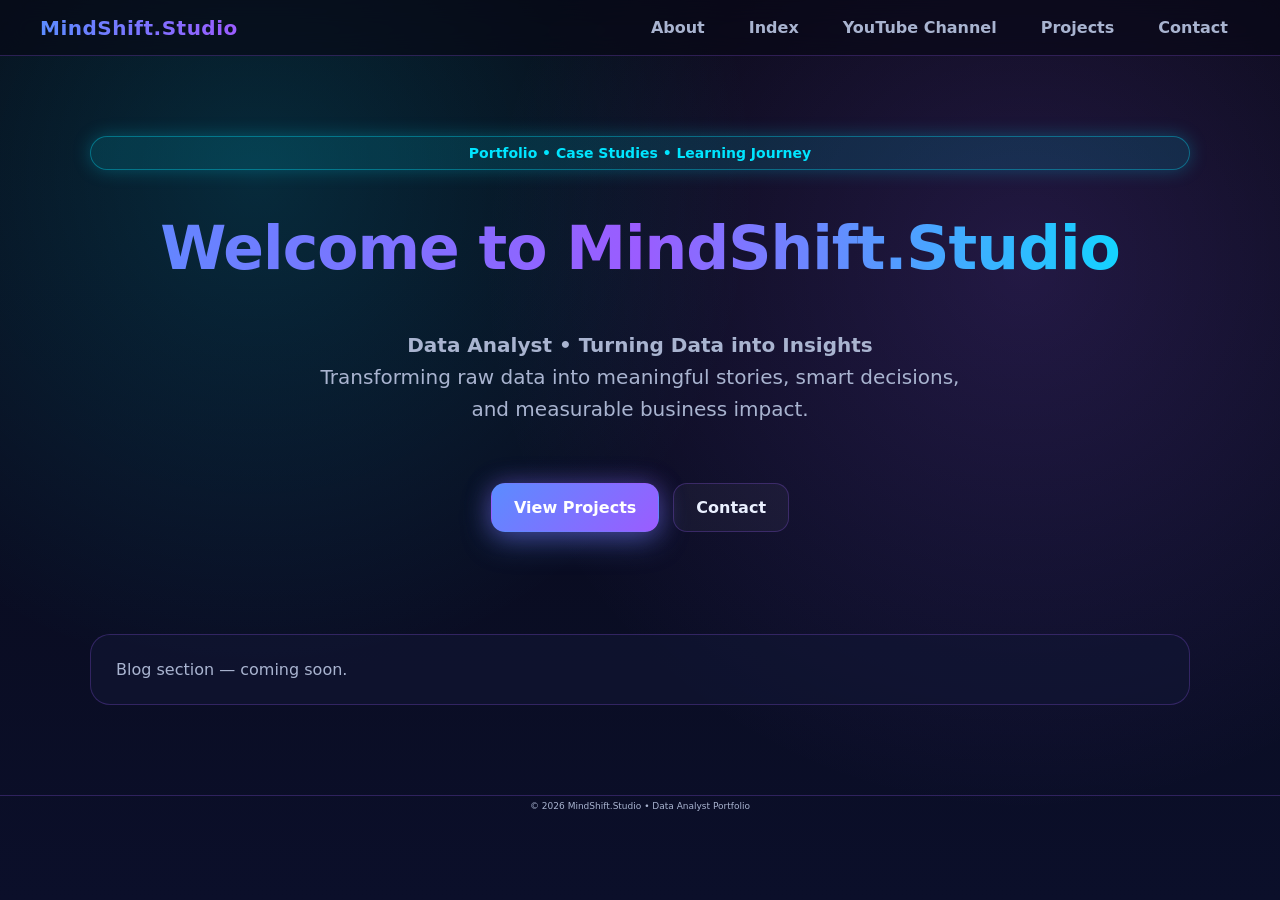
<file: index.html>
<!DOCTYPE html>
<html lang="en">
<head>
  <meta charset="UTF-8" />
  <meta name="viewport" content="width=device-width, initial-scale=1.0" />
  <title>MindShift.Studio | Data Analyst</title>
  <link rel="stylesheet" href="style.css"/>
</head>

<body>

<!-- NAV -->
<nav>
  <div class="container nav-inner">
    <div class="brand">MindShift.Studio</div>
    <div class="nav-links">
      <a href="about">About</a>
      <a href="content_index.html">Index</a>
      <a href="youtube.html">YouTube Channel</a>
      <a href="projects">Projects</a>
      <a href="#contact">Contact</a>
    </div>
  </div>
</nav>

<!-- HERO -->
<header>
  <div class="container hero">

    <div class="kicker">
      Portfolio • Case Studies • Learning Journey
    </div>

    <h1 class="gradient-text">
      Welcome to MindShift.Studio
    </h1>

    <p class="subtitle">
      <strong>Data Analyst • Turning Data into Insights</strong><br>
      Transforming raw data into meaningful stories, smart decisions,
      and measurable business impact.
    </p>

    <div class="cta-row">
      <a class="btn btn-primary" href="#projects">View Projects</a>
      <a class="btn btn-ghost" href="#contact">Contact</a>
    </div>

  </div>
</header>

<!-- Placeholder sections-->
<main class="container">
  <section id="Blog" class="placeholder">
    Blog section — coming soon.
  </section>

</main>

<footer>
  © 2026 MindShift.Studio • Data Analyst Portfolio
</footer>

</body>
</html>
</file>
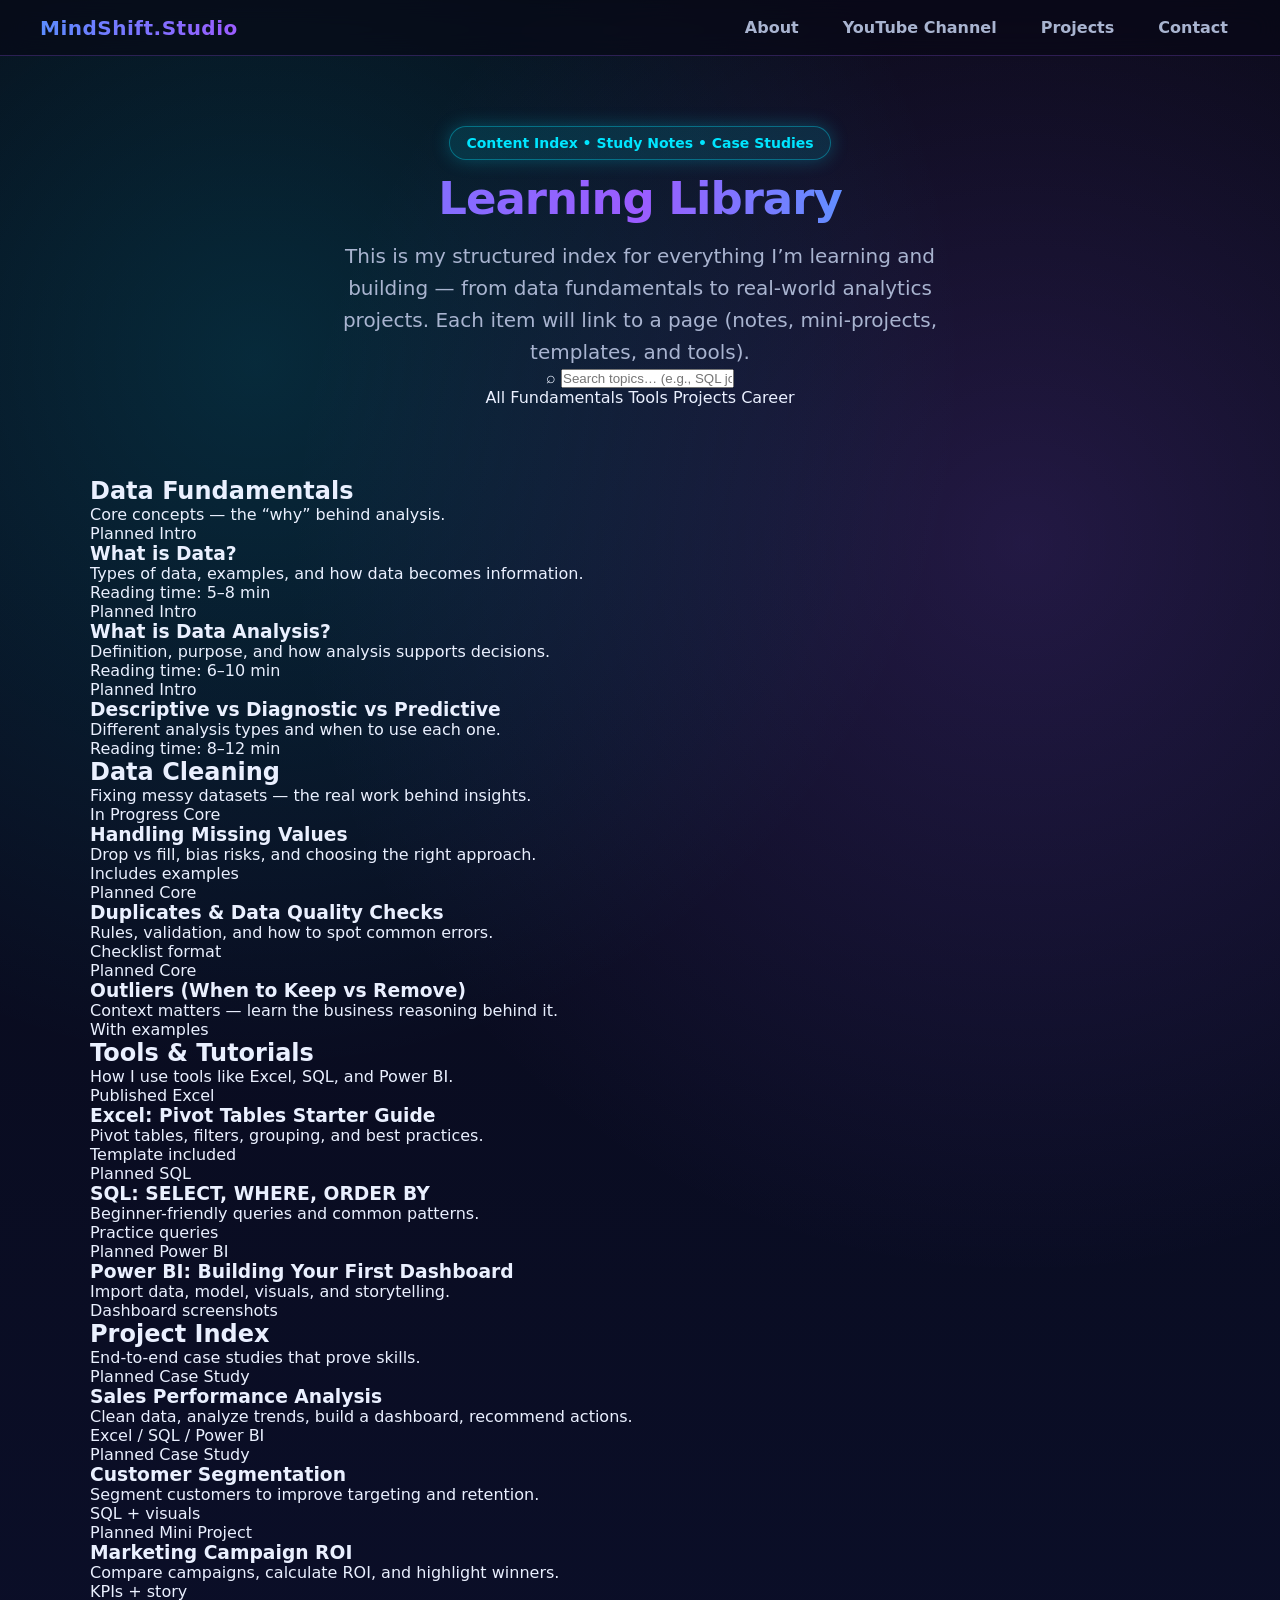
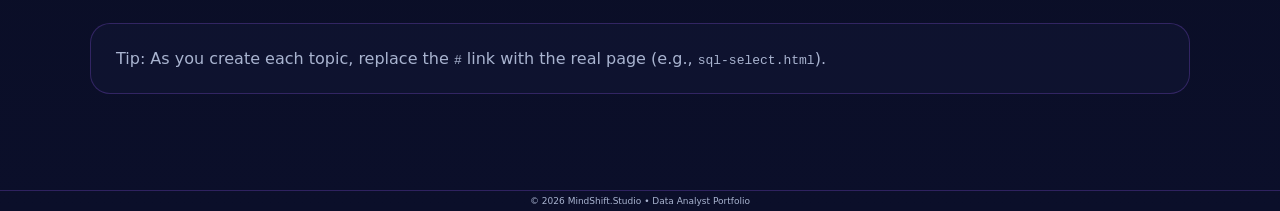
<file: content_Index.html>
<!DOCTYPE html>
<html lang="en">
<head>
  <meta charset="UTF-8" />
  <meta name="viewport" content="width=device-width, initial-scale=1.0" />
  <title>Content Index | MindShift.Studio</title>
  <link rel="stylesheet" href="indexstyle.css" />
</head>
<body>

  <!-- NAV (same structure as your landing page) -->
  <nav>
    <div class="container nav-inner">
      <a class="brand" href="index.html">MindShift.Studio</a>

      <div class="nav-links">
        <a href="about.html">About</a>
        <a href="youtube.html">YouTube Channel</a>
        <a href="projects.html">Projects</a>
        <a href="contact.html">Contact</a>
      </div>
    </div>
  </nav>

  <!-- PAGE HERO -->
  <header>
    <div class="container hero">
      <div>
        <span class="kicker">Content Index • Study Notes • Case Studies</span>
        <h1 class="gradient-text">Learning Library</h1>
        <p class="subtitle">
          This is my structured index for everything I’m learning and building — from data fundamentals to real-world analytics projects.
          Each item will link to a page (notes, mini-projects, templates, and tools).
        </p>

        <div class="index-tools">
          <div class="search">
            <span class="search-icon">⌕</span>
            <input type="text" placeholder="Search topics… (e.g., SQL joins, data cleaning, dashboards)" />
          </div>

          <div class="filters">
            <span class="chip is-active">All</span>
            <span class="chip">Fundamentals</span>
            <span class="chip">Tools</span>
            <span class="chip">Projects</span>
            <span class="chip">Career</span>
          </div>
        </div>
      </div>
    </div>
  </header>

  <!-- CONTENT -->
  <main class="container">

    <!-- SECTION: Data Fundamentals -->
    <section class="index-section">
      <div class="section-head">
        <h2>Data Fundamentals</h2>
        <p class="section-sub">Core concepts — the “why” behind analysis.</p>
      </div>

      <div class="index-grid">
        <a class="index-card" href="#">
          <div class="card-top">
            <span class="badge">Planned</span>
            <span class="level">Intro</span>
          </div>
          <h3>What is Data?</h3>
          <p>Types of data, examples, and how data becomes information.</p>
          <div class="meta">Reading time: 5–8 min</div>
        </a>

        <a class="index-card" href="#">
          <div class="card-top">
            <span class="badge">Planned</span>
            <span class="level">Intro</span>
          </div>
          <h3>What is Data Analysis?</h3>
          <p>Definition, purpose, and how analysis supports decisions.</p>
          <div class="meta">Reading time: 6–10 min</div>
        </a>

        <a class="index-card" href="#">
          <div class="card-top">
            <span class="badge">Planned</span>
            <span class="level">Intro</span>
          </div>
          <h3>Descriptive vs Diagnostic vs Predictive</h3>
          <p>Different analysis types and when to use each one.</p>
          <div class="meta">Reading time: 8–12 min</div>
        </a>
      </div>
    </section>

    <!-- SECTION: Data Cleaning -->
    <section class="index-section">
      <div class="section-head">
        <h2>Data Cleaning</h2>
        <p class="section-sub">Fixing messy datasets — the real work behind insights.</p>
      </div>

      <div class="index-grid">
        <a class="index-card" href="#">
          <div class="card-top">
            <span class="badge in-progress">In Progress</span>
            <span class="level">Core</span>
          </div>
          <h3>Handling Missing Values</h3>
          <p>Drop vs fill, bias risks, and choosing the right approach.</p>
          <div class="meta">Includes examples</div>
        </a>

        <a class="index-card" href="#">
          <div class="card-top">
            <span class="badge">Planned</span>
            <span class="level">Core</span>
          </div>
          <h3>Duplicates & Data Quality Checks</h3>
          <p>Rules, validation, and how to spot common errors.</p>
          <div class="meta">Checklist format</div>
        </a>

        <a class="index-card" href="#">
          <div class="card-top">
            <span class="badge">Planned</span>
            <span class="level">Core</span>
          </div>
          <h3>Outliers (When to Keep vs Remove)</h3>
          <p>Context matters — learn the business reasoning behind it.</p>
          <div class="meta">With examples</div>
        </a>
      </div>
    </section>

    <!-- SECTION: Tools -->
    <section class="index-section">
      <div class="section-head">
        <h2>Tools & Tutorials</h2>
        <p class="section-sub">How I use tools like Excel, SQL, and Power BI.</p>
      </div>

      <div class="index-grid">
        <a class="index-card" href="#">
          <div class="card-top">
            <span class="badge published">Published</span>
            <span class="level">Excel</span>
          </div>
          <h3>Excel: Pivot Tables Starter Guide</h3>
          <p>Pivot tables, filters, grouping, and best practices.</p>
          <div class="meta">Template included</div>
        </a>

        <a class="index-card" href="#">
          <div class="card-top">
            <span class="badge">Planned</span>
            <span class="level">SQL</span>
          </div>
          <h3>SQL: SELECT, WHERE, ORDER BY</h3>
          <p>Beginner-friendly queries and common patterns.</p>
          <div class="meta">Practice queries</div>
        </a>

        <a class="index-card" href="#">
          <div class="card-top">
            <span class="badge">Planned</span>
            <span class="level">Power BI</span>
          </div>
          <h3>Power BI: Building Your First Dashboard</h3>
          <p>Import data, model, visuals, and storytelling.</p>
          <div class="meta">Dashboard screenshots</div>
        </a>
      </div>
    </section>

    <!-- SECTION: Projects -->
    <section class="index-section">
      <div class="section-head">
        <h2>Project Index</h2>
        <p class="section-sub">End-to-end case studies that prove skills.</p>
      </div>

      <div class="index-grid">
        <a class="index-card" href="#">
          <div class="card-top">
            <span class="badge">Planned</span>
            <span class="level">Case Study</span>
          </div>
          <h3>Sales Performance Analysis</h3>
          <p>Clean data, analyze trends, build a dashboard, recommend actions.</p>
          <div class="meta">Excel / SQL / Power BI</div>
        </a>

        <a class="index-card" href="#">
          <div class="card-top">
            <span class="badge">Planned</span>
            <span class="level">Case Study</span>
          </div>
          <h3>Customer Segmentation</h3>
          <p>Segment customers to improve targeting and retention.</p>
          <div class="meta">SQL + visuals</div>
        </a>

        <a class="index-card" href="#">
          <div class="card-top">
            <span class="badge">Planned</span>
            <span class="level">Mini Project</span>
          </div>
          <h3>Marketing Campaign ROI</h3>
          <p>Compare campaigns, calculate ROI, and highlight winners.</p>
          <div class="meta">KPIs + story</div>
        </a>
      </div>
    </section>

    <div class="placeholder">
      Tip: As you create each topic, replace the <code>#</code> link with the real page (e.g., <code>sql-select.html</code>).
    </div>

  </main>

  <footer>
    <div class="container">© 2026 MindShift.Studio • Data Analyst Portfolio</div>
  </footer>

</body>
</html>
</file>
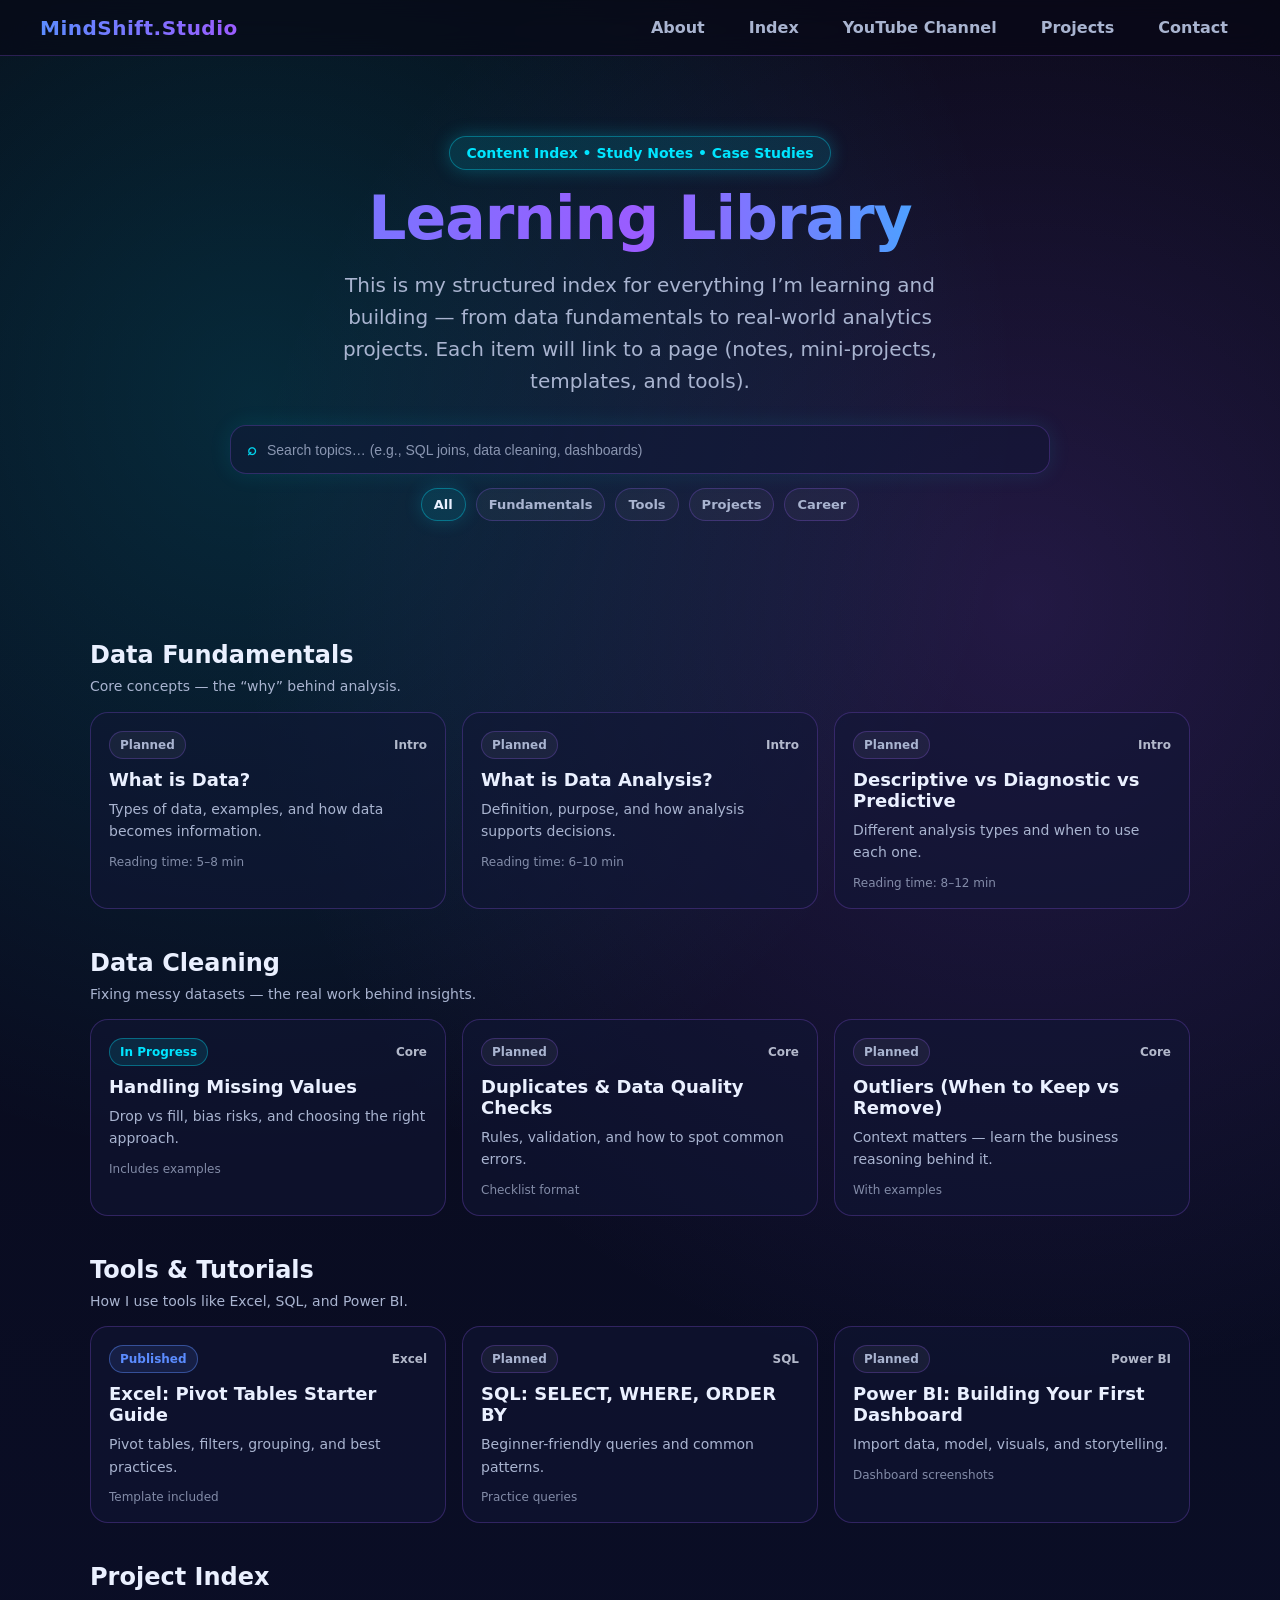
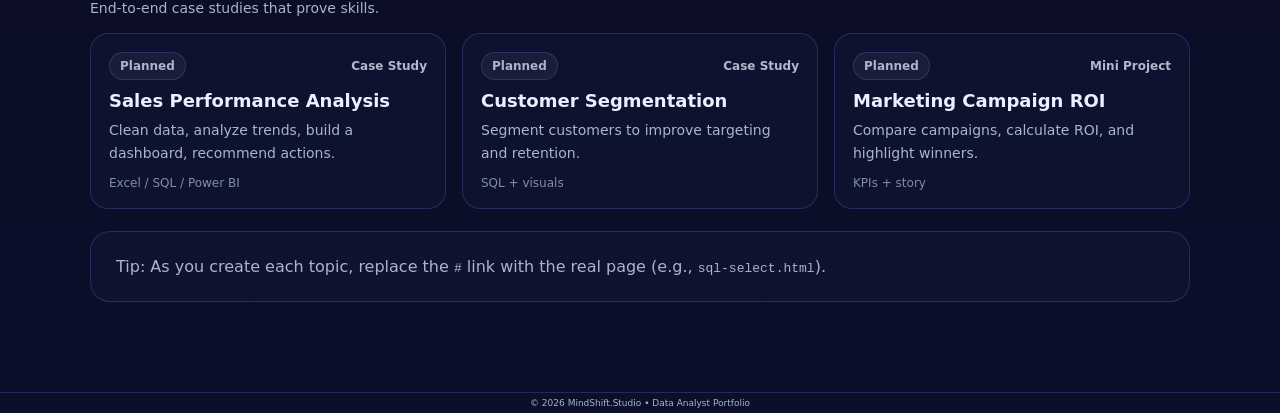
<file: content_index.html>
<!DOCTYPE html>
<html lang="en">
<head>
  <meta charset="UTF-8" />
  <meta name="viewport" content="width=device-width, initial-scale=1.0" />
  <title>Content Index | MindShift.Studio</title>
  <link rel="stylesheet" href="style.css" />
</head>
<body>

  <!-- NAV (same structure as your landing page) -->
  <nav>
    <div class="container nav-inner">
      <a class="brand" href="index.html">MindShift.Studio</a>

      <div class="nav-links">
        <a href="about.html">About</a>
        <a href="content_index.html">Index</a>
        <a href="youtube.html">YouTube Channel</a>
        <a href="projects.html">Projects</a>
        <a href="contact.html">Contact</a>
      </div>
    </div>
  </nav>

  <!-- PAGE HERO -->
  <header>
    <div class="container hero">
      <div>
        <span class="kicker">Content Index • Study Notes • Case Studies</span>
        <h1 class="gradient-text">Learning Library</h1>
        <p class="subtitle">
          This is my structured index for everything I’m learning and building — from data fundamentals to real-world analytics projects.
          Each item will link to a page (notes, mini-projects, templates, and tools).
        </p>

        <div class="index-tools">
          <div class="search">
            <span class="search-icon">⌕</span>
            <input type="text" placeholder="Search topics… (e.g., SQL joins, data cleaning, dashboards)" />
          </div>

          <div class="filters">
            <span class="chip is-active">All</span>
            <span class="chip">Fundamentals</span>
            <span class="chip">Tools</span>
            <span class="chip">Projects</span>
            <span class="chip">Career</span>
          </div>
        </div>
      </div>
    </div>
  </header>

  <!-- CONTENT -->
  <main class="container">

    <!-- SECTION: Data Fundamentals -->
    <section class="index-section">
      <div class="section-head">
        <h2>Data Fundamentals</h2>
        <p class="section-sub">Core concepts — the “why” behind analysis.</p>
      </div>

      <div class="index-grid">
        <a class="index-card" href="#">
          <div class="card-top">
            <span class="badge">Planned</span>
            <span class="level">Intro</span>
          </div>
          <h3>What is Data?</h3>
          <p>Types of data, examples, and how data becomes information.</p>
          <div class="meta">Reading time: 5–8 min</div>
        </a>

        <a class="index-card" href="#">
          <div class="card-top">
            <span class="badge">Planned</span>
            <span class="level">Intro</span>
          </div>
          <h3>What is Data Analysis?</h3>
          <p>Definition, purpose, and how analysis supports decisions.</p>
          <div class="meta">Reading time: 6–10 min</div>
        </a>

        <a class="index-card" href="#">
          <div class="card-top">
            <span class="badge">Planned</span>
            <span class="level">Intro</span>
          </div>
          <h3>Descriptive vs Diagnostic vs Predictive</h3>
          <p>Different analysis types and when to use each one.</p>
          <div class="meta">Reading time: 8–12 min</div>
        </a>
      </div>
    </section>

    <!-- SECTION: Data Cleaning -->
    <section class="index-section">
      <div class="section-head">
        <h2>Data Cleaning</h2>
        <p class="section-sub">Fixing messy datasets — the real work behind insights.</p>
      </div>

      <div class="index-grid">
        <a class="index-card" href="#">
          <div class="card-top">
            <span class="badge in-progress">In Progress</span>
            <span class="level">Core</span>
          </div>
          <h3>Handling Missing Values</h3>
          <p>Drop vs fill, bias risks, and choosing the right approach.</p>
          <div class="meta">Includes examples</div>
        </a>

        <a class="index-card" href="#">
          <div class="card-top">
            <span class="badge">Planned</span>
            <span class="level">Core</span>
          </div>
          <h3>Duplicates & Data Quality Checks</h3>
          <p>Rules, validation, and how to spot common errors.</p>
          <div class="meta">Checklist format</div>
        </a>

        <a class="index-card" href="#">
          <div class="card-top">
            <span class="badge">Planned</span>
            <span class="level">Core</span>
          </div>
          <h3>Outliers (When to Keep vs Remove)</h3>
          <p>Context matters — learn the business reasoning behind it.</p>
          <div class="meta">With examples</div>
        </a>
      </div>
    </section>

    <!-- SECTION: Tools -->
    <section class="index-section">
      <div class="section-head">
        <h2>Tools & Tutorials</h2>
        <p class="section-sub">How I use tools like Excel, SQL, and Power BI.</p>
      </div>

      <div class="index-grid">
        <a class="index-card" href="#">
          <div class="card-top">
            <span class="badge published">Published</span>
            <span class="level">Excel</span>
          </div>
          <h3>Excel: Pivot Tables Starter Guide</h3>
          <p>Pivot tables, filters, grouping, and best practices.</p>
          <div class="meta">Template included</div>
        </a>

        <a class="index-card" href="#">
          <div class="card-top">
            <span class="badge">Planned</span>
            <span class="level">SQL</span>
          </div>
          <h3>SQL: SELECT, WHERE, ORDER BY</h3>
          <p>Beginner-friendly queries and common patterns.</p>
          <div class="meta">Practice queries</div>
        </a>

        <a class="index-card" href="#">
          <div class="card-top">
            <span class="badge">Planned</span>
            <span class="level">Power BI</span>
          </div>
          <h3>Power BI: Building Your First Dashboard</h3>
          <p>Import data, model, visuals, and storytelling.</p>
          <div class="meta">Dashboard screenshots</div>
        </a>
      </div>
    </section>

    <!-- SECTION: Projects -->
    <section class="index-section">
      <div class="section-head">
        <h2>Project Index</h2>
        <p class="section-sub">End-to-end case studies that prove skills.</p>
      </div>

      <div class="index-grid">
        <a class="index-card" href="#">
          <div class="card-top">
            <span class="badge">Planned</span>
            <span class="level">Case Study</span>
          </div>
          <h3>Sales Performance Analysis</h3>
          <p>Clean data, analyze trends, build a dashboard, recommend actions.</p>
          <div class="meta">Excel / SQL / Power BI</div>
        </a>

        <a class="index-card" href="#">
          <div class="card-top">
            <span class="badge">Planned</span>
            <span class="level">Case Study</span>
          </div>
          <h3>Customer Segmentation</h3>
          <p>Segment customers to improve targeting and retention.</p>
          <div class="meta">SQL + visuals</div>
        </a>

        <a class="index-card" href="#">
          <div class="card-top">
            <span class="badge">Planned</span>
            <span class="level">Mini Project</span>
          </div>
          <h3>Marketing Campaign ROI</h3>
          <p>Compare campaigns, calculate ROI, and highlight winners.</p>
          <div class="meta">KPIs + story</div>
        </a>
      </div>
    </section>

    <div class="placeholder">
      Tip: As you create each topic, replace the <code>#</code> link with the real page (e.g., <code>sql-select.html</code>).
    </div>

  </main>

  <footer>
    <div class="container">© 2026 MindShift.Studio • Data Analyst Portfolio</div>
  </footer>

</body>
</html>
</file>
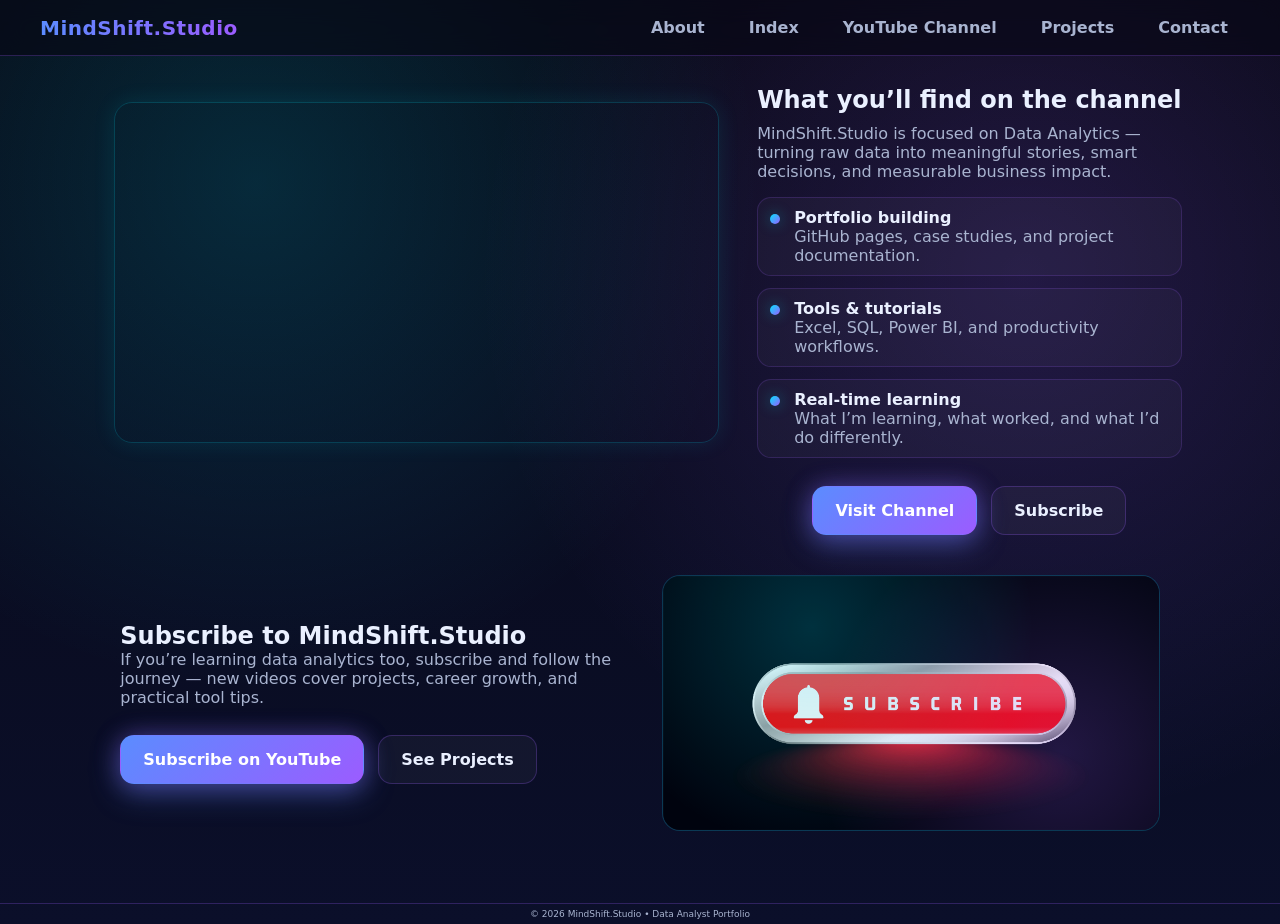
<file: youtube.html>
<!DOCTYPE html>
<html lang="en">
<head>
  <meta charset="UTF-8" />
  <meta name="viewport" content="width=device-width, initial-scale=1.0" />
  <title>YouTube Channel | MindShift.Studio</title>
  <link rel="stylesheet" href="ytstyle.css" />
</head>
<body>

  <!-- NAV -->
  <nav>
    <div class="container nav-inner">
      <a class="brand" href="index.html">MindShift.Studio</a>

      <div class="nav-links">
        <a href="about.html">About</a>
        <a href="content_index.html">Index</a>
        <a href="youtube.html" aria-current="page">YouTube Channel</a>
        <a href="projects.html">Projects</a>
        <a href="contact.html">Contact</a>
      </div>
    </div>
  </nav>

  <!-- HERO -->
  <header>
    <div class="container hero">
      <!--<div>
        <span class="kicker">MindShift.Studio • Real-time Learning</span>
        <h1 class="gradient-text">YouTube Channel</h1>
        <!-- Don't need this paragraph for now--------
        <p class="subtitle">
          I document my real-time journey into data analytics — tools, projects, portfolio building,
          and lessons learned along the way.
        </p>

        <div class="cta-row">
          <!-- Replace CHANNEL_URL with your channel link --
          <a class="btn btn-primary" href="https://www.youtube.com/@Mind.Shift.Studio" target="_blank" rel="noopener">Visit Channel</a>
          <a class="btn btn-ghost" href="#subscribe">Subscribe</a>
        </div>  
        
      </div>-->
    <!-- </div>
  </header> -->

  <main class="container">

    <!-- EMBED + DESCRIPTION -->
    <section class="yt-grid">
      <div class="yt-embed card">
        <!-- Option A: Embed a featured video (recommended / most reliable) -->
        <!-- Replace VIDEO_ID with your video id -->
        <div class="yt-frame">
          <iframe
            src="https://www.youtube.com/embed/L82T2xyY_j8"
            title="MindShift.Studio Featured Video"
            frameborder="0"
            allow="accelerometer; autoplay; clipboard-write; encrypted-media; gyroscope; picture-in-picture; web-share"
            allowfullscreen>
          </iframe>
        </div>

        <div class="yt-embed-meta">
         <div class="meta-row">
           <!-- <span class="badge published">Featured</span>
           <span class="level">MindShift.Studio</span> -->
           </div>
          <!--  <h3>Latest upload / Featured video</h3>
          <p class="muted">
            Replace the video embed with your newest upload anytime. This keeps the page fast and clean.
          </p> -->
        </div>
      </div>

      <div class="yt-about card">
        <h2>What you’ll find on the channel</h2>
        <p class="muted">
          MindShift.Studio is focused on Data Analytics — turning raw data into meaningful stories, smart decisions,
          and measurable business impact.
        </p>

        <div class="yt-list">
          <div class="yt-item">
            <span class="dot"></span>
            <div>
              <strong>Portfolio building</strong>
              <div class="muted">GitHub pages, case studies, and project documentation.</div>
            </div>
          </div>

          <div class="yt-item">
            <span class="dot"></span>
            <div>
              <strong>Tools & tutorials</strong>
              <div class="muted">Excel, SQL, Power BI, and productivity workflows.</div>
            </div>
          </div>

          <div class="yt-item">
            <span class="dot"></span>
            <div>
              <strong>Real-time learning</strong>
              <div class="muted">What I’m learning, what worked, and what I’d do differently.</div>
            </div>
          </div>
        </div>

        <!-- Replace with your channel URL --
        <a class="btn btn-primary" href="https://www.youtube.com/@Mind.Shift.Studio" target="_blank" rel="noopener">Open Channel</a>-->
      
      <div class="cta-row">
          <!-- Replace CHANNEL_URL with your channel link -->
          <a class="btn btn-primary" href="https://www.youtube.com/@Mind.Shift.Studio" target="_blank" rel="noopener">Visit Channel</a>
          <a class="btn btn-ghost" href="#subscribe">Subscribe</a>
        </div>
        
      </div>
    </section>

    <!-- SUBSCRIBE CTA -->
    <section id="subscribe" class="subscribe card">
      <div class="subscribe-text">
        <h2>Subscribe to MindShift.Studio</h2>
        <p class="muted">
          If you’re learning data analytics too, subscribe and follow the journey — new videos cover projects,
          career growth, and practical tool tips.
        </p>

        <div class="cta-row cta-left">
          <a class="btn btn-primary" href="https://www.youtube.com/@Mind.Shift.Studio?sub_confirmation=1" target="_blank" rel="noopener">
            Subscribe on YouTube
          </a>
          <a class="btn btn-ghost" href="projects.html">See Projects</a>
        </div>
      </div>

      <!-- Visual image area -->
      <div class="subscribe-visual">
        <!-- Replace src with your own “Subscribe” graphic -->
        <img src="subimage.jpg" alt="Subscribe to MindShift.Studio" />
        <div class="visual-glow"></div>
      </div>
    </section>

   <!-- <div class="placeholder">
      Tip: Add your YouTube link in <code>CHANNEL_URL</code> and your latest video ID in <code>VIDEO_ID</code>.
    </div> -->

  </main>
</div>
  </header> 
  
  <footer>
    <div class="container">© 2026 MindShift.Studio • Data Analyst Portfolio</div>
  </footer>

</body>
</html>
</file>
<file: style.css>
:root{
  /* 🚀 Vibrant Futuristic Palette */
  --bg: #070814;
  --bg-2: #0B0F2A;
  --card: #121735;
  --primary: #5B8CFF;
  --accent: #9B5CFF;
  --neon: #00E5FF;
  --text: #EAF0FF;
  --muted: #A9B4D0;
  --border: rgba(155, 92, 255, 0.25);
}

/* RESET */
*{
  box-sizing:border-box;
  margin:0;
  padding:0;
}

body{
  font-family: system-ui, -apple-system, Segoe UI, Roboto, sans-serif;
  background:
    radial-gradient(circle at 20% 20%, rgba(0,229,255,0.15), transparent 40%),
    radial-gradient(circle at 80% 30%, rgba(155,92,255,0.18), transparent 45%),
    linear-gradient(180deg, var(--bg), var(--bg-2));
  color: var(--text);
  min-height:100vh;
}

a{
  text-decoration:none;
  color:inherit;
}

/* Main content container (keeps site centered) */
.container{
  width:min(1100px,92%);
  margin:auto;
}

/* ================= NAV ================= */
nav{
  position:sticky;
  top:0;
  backdrop-filter: blur(12px);
  background: rgba(7,8,20,0.6);
  border-bottom:1px solid var(--border);
  z-index:100;
}

/* 🚀 NEW: Make navbar full width */
nav .container{
  width:100%;
  max-width:none;
  margin:0;
  padding:10px 40px; /* controls left & right spacing */
}

.nav-inner{
  display:flex;
  justify-content:space-between;
  align-items:center;
  padding:18px 0;
}

.brand{
  font-weight:700;
  font-size:20px;
  letter-spacing:.5px;
  background: linear-gradient(90deg, var(--primary), var(--accent));
  -webkit-background-clip:text;
  -webkit-text-fill-color:transparent;
}

.nav-links{
  display:flex;
  gap:20px;
  font-weight:600;
  color:var(--muted);
}

.nav-links a{
  padding:8px 12px;
  border-radius:10px;
  transition:.25s ease;
}

.nav-links a:hover{
  color:var(--text);
  background: rgba(155,92,255,0.12);
  box-shadow:0 0 12px rgba(155,92,255,0.35);
}

/* ================= HERO ================= */
header{
  padding:80px 0 80px;
}

.hero{
  display:grid;
  grid-template-columns:1fr;
  text-align:center;
  gap:30px;
}

.kicker{
  display:inline-block;
  padding:8px 16px;
  border-radius:999px;
  background: rgba(0,229,255,0.12);
  border:1px solid rgba(0,229,255,0.35);
  color:var(--neon);
  font-weight:600;
  font-size:14px;
  box-shadow:0 0 18px rgba(0,229,255,0.25);
}

h1{
  font-size: clamp(36px, 5vw, 60px);
  line-height:1.29;
  letter-spacing:-1px;
  margin-top:10px;
  margin-bottom:12px;
}

.gradient-text{
  background: linear-gradient(90deg, var(--primary), var(--accent), var(--neon));
  -webkit-background-clip:text;
  -webkit-text-fill-color:transparent;
}

.subtitle{
  font-size:20px;
  color:var(--muted);
  max-width:650px;
  margin:auto;
  line-height:1.6;
}

.cta-row{
  margin-top:28px;
  display:flex;
  gap:14px;
  justify-content:center;
  flex-wrap:wrap;
}

.btn{
  padding:14px 22px;
  border-radius:14px;
  font-weight:700;
  transition:.25s ease;
  border:1px solid transparent;
}

.btn-primary{
  background: linear-gradient(135deg, var(--primary), var(--accent));
  color:white;
  box-shadow:
    0 10px 30px rgba(91,140,255,0.35),
    0 0 25px rgba(155,92,255,0.35);
}

.btn-primary:hover{
  transform:translateY(-2px);
  box-shadow:
    0 14px 40px rgba(91,140,255,0.5),
    0 0 35px rgba(155,92,255,0.5);
}

.btn-ghost{
  background: rgba(255,255,255,0.04);
  border-color: var(--border);
}

.btn-ghost:hover{
  background: rgba(155,92,255,0.12);
}

/* ================= PLACEHOLDER ================= */
.placeholder{
  margin-top:22px;
  padding:25px;
  border-radius:20px;
  background: rgba(18,23,53,0.6);
  border:1px solid var(--border);
  color:var(--muted);
}

/* ================= FOOTER ================= */
footer{
  margin-top:90px;
  padding:5px 0;
  border-top:1px solid var(--border);
  color:var(--muted);
  text-align:center;
  font-size:9px;
}



/* ================= INDEX PAGE ================= */
.index-tools{
  margin-top: 28px;
  display: grid;
  gap: 14px;
  justify-items: center;
}

.search{
  width: min(820px, 100%);
  display: flex;
  align-items: center;
  gap: 10px;
  padding: 14px 16px;
  border-radius: 16px;
  background: rgba(18,23,53,0.55);
  border: 1px solid var(--border);
  box-shadow: 0 0 22px rgba(0,229,255,0.10);
}

.search-icon{
  color: var(--neon);
  font-weight: 700;
  opacity: 0.9;
}

.search input{
  width: 100%;
  border: 0;
  outline: none;
  background: transparent;
  color: var(--text);
  font-size: 14px;
}

.search input::placeholder{
  color: rgba(169,180,208,0.8);
}

.filters{
  display: flex;
  gap: 10px;
  flex-wrap: wrap;
  justify-content: center;
}

.chip{
  padding: 8px 12px;
  border-radius: 999px;
  background: rgba(255,255,255,0.04);
  border: 1px solid var(--border);
  color: var(--muted);
  font-weight: 650;
  font-size: 13px;
  cursor: pointer;
  transition: .25s ease;
}

.chip:hover,
.chip.is-active{
  color: var(--text);
  background: rgba(0,229,255,0.10);
  border-color: rgba(0,229,255,0.35);
  box-shadow: 0 0 18px rgba(0,229,255,0.18);
}

.index-section{
  margin-top: 40px;
}

.section-head{
  display: grid;
  gap: 6px;
  margin-bottom: 14px;
}

.section-sub{
  color: var(--muted);
  line-height: 1.6;
  font-size: 14px;
}

.index-grid{
  display: grid;
  grid-template-columns: repeat(auto-fit, minmax(260px, 1fr));
  gap: 16px;
}

.index-card{
  display: block;
  padding: 18px;
  border-radius: 18px;
  background: rgba(18,23,53,0.55);
  border: 1px solid var(--border);
  transition: .25s ease;
}

.index-card:hover{
  transform: translateY(-3px);
  border-color: rgba(0,229,255,0.35);
  box-shadow: 0 0 22px rgba(0,229,255,0.12);
}

.index-card h3{
  margin-top: 10px;
  margin-bottom: 8px;
  font-size: 18px;
}

.index-card p{
  color: var(--muted);
  line-height: 1.6;
  font-size: 14px;
}

.card-top{
  display: flex;
  align-items: center;
  justify-content: space-between;
  gap: 10px;
}

.level{
  color: rgba(234,240,255,0.75);
  font-weight: 650;
  font-size: 12px;
}

.meta{
  margin-top: 12px;
  color: rgba(169,180,208,0.75);
  font-size: 12px;
}

.badge{
  padding: 6px 10px;
  border-radius: 999px;
  font-size: 12px;
  font-weight: 700;
  background: rgba(255,255,255,0.05);
  border: 1px solid var(--border);
  color: var(--muted);
}

.badge.in-progress{
  border-color: rgba(0,229,255,0.35);
  color: var(--neon);
  background: rgba(0,229,255,0.10);
}

.badge.published{
  border-color: rgba(91,140,255,0.45);
  color: var(--primary);
  background: rgba(91,140,255,0.12);
}



/* =======================================================================================================
================= YOUTUBE PAGE =========================================================================== */
.muted{ color: var(--muted); }

.yt-grid{
  display: grid;
  grid-template-columns: 1.2fr 0.8fr;
  gap: 18px;
  align-items: start;
}

@media (max-width: 900px){
  .yt-grid{ grid-template-columns: 1fr; }
}

.yt-embed{ padding: 16px; }
.yt-frame{
  width: 100%;
  border-radius: 18px;
  overflow: hidden;
  border: 1px solid rgba(0,229,255,0.18);
  box-shadow: 0 0 22px rgba(0,229,255,0.10);
}

.yt-frame iframe{
  width: 100%;
  aspect-ratio: 16 / 9;
  display: block;
}

.yt-embed-meta{
  margin-top: 14px;
}

.meta-row{
  display:flex;
  justify-content: space-between;
  align-items:center;
  gap: 10px;
  margin-bottom: 10px;
}

.yt-about h2{ margin-bottom: 10px; }

.yt-list{
  margin: 16px 0 18px;
  display: grid;
  gap: 12px;
}

.yt-item{
  display: grid;
  grid-template-columns: 12px 1fr;
  gap: 12px;
  align-items: start;
  padding: 10px 12px;
  border-radius: 14px;
  background: rgba(255,255,255,0.03);
  border: 1px solid rgba(155,92,255,0.18);
}

.dot{
  width: 10px;
  height: 10px;
  border-radius: 50%;
  margin-top: 6px;
  background: linear-gradient(135deg, var(--neon), var(--accent));
  box-shadow: 0 0 14px rgba(0,229,255,0.35);
}

/* Subscribe CTA */
.subscribe{
  margin-top: 18px;
  display: grid;
  grid-template-columns: 1fr 0.95fr;
  gap: 18px;
  align-items: center;
  padding: 22px;
}

@media (max-width: 900px){
  .subscribe{ grid-template-columns: 1fr; }
}

.cta-left{
  justify-content: flex-start;
}

.subscribe-visual{
  position: relative;
  border-radius: 18px;
  overflow: hidden;
  border: 1px solid rgba(0,229,255,0.18);
  background: rgba(18,23,53,0.55);
  min-height: 220px;
}

.subscribe-visual img{
  width: 100%;
  height: 100%;
  object-fit: cover;
  display: block;
  opacity: 0.95;
}

.visual-glow{
  position: absolute;
  inset: 0;
  background: radial-gradient(circle at 30% 20%, rgba(0,229,255,0.20), transparent 55%),
              radial-gradient(circle at 80% 70%, rgba(155,92,255,0.22), transparent 55%);
  pointer-events: none;
}
</file>
<file: indexstyle.css>
:root{
  /* 🚀 Vibrant Futuristic Palette */
  --bg: #070814;
  --bg-2: #0B0F2A;
  --card: #121735;
  --primary: #5B8CFF;
  --accent: #9B5CFF;
  --neon: #00E5FF;
  --text: #EAF0FF;
  --muted: #A9B4D0;
  --border: rgba(155, 92, 255, 0.25);
}

/* RESET */
*{
  box-sizing:border-box;
  margin:0;
  padding:0;
}

body{
  font-family: system-ui, -apple-system, Segoe UI, Roboto, sans-serif;
  background:
    radial-gradient(circle at 20% 20%, rgba(0,229,255,0.15), transparent 40%),
    radial-gradient(circle at 80% 30%, rgba(155,92,255,0.18), transparent 45%),
    linear-gradient(180deg, var(--bg), var(--bg-2));
  color: var(--text);
  min-height:100vh;
}

a{
  text-decoration:none;
  color:inherit;
}

/* Main content container (keeps site centered) */
.container{
  width:min(1100px,92%);
  margin:auto;
}

/* ================= NAV ================= */
nav{
  position:sticky;
  top:0;
  backdrop-filter: blur(12px);
  background: rgba(7,8,20,0.6);
  border-bottom:1px solid var(--border);
  z-index:100;
}

/* 🚀 NEW: Make navbar full width */
nav .container{
  width:100%;
  max-width:none;
  margin:0;
  padding:10px 40px; /* controls left & right spacing */
}

.nav-inner{
  display:flex;
  justify-content:space-between;
  align-items:center;
  padding:18px 0;
}

.brand{
  font-weight:700;
  font-size:20px;
  letter-spacing:.5px;
  background: linear-gradient(90deg, var(--primary), var(--accent));
  -webkit-background-clip:text;
  -webkit-text-fill-color:transparent;
}

.nav-links{
  display:flex;
  gap:20px;
  font-weight:600;
  color:var(--muted);
}

.nav-links a{
  padding:8px 12px;
  border-radius:10px;
  transition:.25s ease;
}

.nav-links a:hover{
  color:var(--text);
  background: rgba(155,92,255,0.12);
  box-shadow:0 0 12px rgba(155,92,255,0.35);
}

/* ================= HERO ================= */
header{
  padding:70px 0 70px;
}

.hero{
  display:grid;
  grid-template-columns:1fr;
  text-align:center;
  gap:30px;
}

.kicker{
  display:inline-block;
  padding:8px 16px;
  border-radius:999px;
  background: rgba(0,229,255,0.12);
  border:1px solid rgba(0,229,255,0.35);
  color:var(--neon);
  font-weight:600;
  font-size:14px;
  box-shadow:0 0 18px rgba(0,229,255,0.25);
}

h1{
  font-size: clamp(36px, 5vw, 45px);
  line-height:1.29;
  letter-spacing:-1px;
  margin-top:10px;
  margin-bottom:12px;
}

.gradient-text{
  background: linear-gradient(90deg, var(--primary), var(--accent), var(--neon));
  -webkit-background-clip:text;
  -webkit-text-fill-color:transparent;
}

.subtitle{
  font-size:20px;
  color:var(--muted);
  max-width:650px;
  margin:auto;
  line-height:1.6;
}

.cta-row{
  margin-top:28px;
  display:flex;
  gap:14px;
  justify-content:center;
  flex-wrap:wrap;
}

.btn{
  padding:14px 22px;
  border-radius:14px;
  font-weight:700;
  transition:.25s ease;
  border:1px solid transparent;
}

.btn-primary{
  background: linear-gradient(135deg, var(--primary), var(--accent));
  color:white;
  box-shadow:
    0 10px 30px rgba(91,140,255,0.35),
    0 0 25px rgba(155,92,255,0.35);
}

.btn-primary:hover{
  transform:translateY(-2px);
  box-shadow:
    0 14px 40px rgba(91,140,255,0.5),
    0 0 35px rgba(155,92,255,0.5);
}

.btn-ghost{
  background: rgba(255,255,255,0.04);
  border-color: var(--border);
}

.btn-ghost:hover{
  background: rgba(155,92,255,0.12);
}

/* ================= PLACEHOLDER ================= */
.placeholder{
  margin-top:22px;
  padding:25px;
  border-radius:20px;
  background: rgba(18,23,53,0.6);
  border:1px solid var(--border);
  color:var(--muted);
}

/* ================= FOOTER ================= */
footer{
  margin-top:96px;
  padding:5px 0;
  border-top:1px solid var(--border);
  color:var(--muted);
  text-align:center;
  font-size:9px;
}


/* ================= YOUTUBE PAGE ================= */
.muted{ color: var(--muted); }

.yt-grid{
  display: grid;
  grid-template-columns: 1.2fr 0.8fr;
  gap: 18px;
  align-items: start;
}

@media (max-width: 900px){
  .yt-grid{ grid-template-columns: 1fr; }
}

.yt-embed{ padding: 16px; }
.yt-frame{
  width: 100%;
  border-radius: 18px;
  overflow: hidden;
  border: 1px solid rgba(0,229,255,0.18);
  box-shadow: 0 0 22px rgba(0,229,255,0.10);
}

.yt-frame iframe{
  width: 100%;
  aspect-ratio: 16 / 9;
  display: block;
}

.yt-embed-meta{
  margin-top: 14px;
}

.meta-row{
  display:flex;
  justify-content: space-between;
  align-items:center;
  gap: 10px;
  margin-bottom: 10px;
}

.yt-about h2{ margin-bottom: 10px; }

.yt-list{
  margin: 16px 0 18px;
  display: grid;
  gap: 12px;
}

.yt-item{
  display: grid;
  grid-template-columns: 12px 1fr;
  gap: 12px;
  align-items: start;
  padding: 10px 12px;
  border-radius: 14px;
  background: rgba(255,255,255,0.03);
  border: 1px solid rgba(155,92,255,0.18);
}

.dot{
  width: 10px;
  height: 10px;
  border-radius: 50%;
  margin-top: 6px;
  background: linear-gradient(135deg, var(--neon), var(--accent));
  box-shadow: 0 0 14px rgba(0,229,255,0.35);
}

/* Subscribe CTA */
.subscribe{
  margin-top: 18px;
  display: grid;
  grid-template-columns: 1fr 0.95fr;
  gap: 18px;
  align-items: center;
  padding: 22px;
}

@media (max-width: 900px){
  .subscribe{ grid-template-columns: 1fr; }
}

.cta-left{
  justify-content: flex-start;
}

.subscribe-visual{
  position: relative;
  border-radius: 18px;
  overflow: hidden;
  border: 1px solid rgba(0,229,255,0.18);
  background: rgba(18,23,53,0.55);
  min-height: 220px;
}

.subscribe-visual img{
  width: 100%;
  height: 100%;
  object-fit: cover;
  display: block;
  opacity: 0.95;
}

.visual-glow{
  position: absolute;
  inset: 0;
  background: radial-gradient(circle at 30% 20%, rgba(0,229,255,0.20), transparent 55%),
              radial-gradient(circle at 80% 70%, rgba(155,92,255,0.22), transparent 55%);
  pointer-events: none;
}
</file>
<file: ytstyle.css>
:root{
  /* 🚀 Vibrant Futuristic Palette */
  --bg: #070814;
  --bg-2: #0B0F2A;
  --card: #121735;
  --primary: #5B8CFF;
  --accent: #9B5CFF;
  --neon: #00E5FF;
  --text: #EAF0FF;
  --muted: #A9B4D0;
  --border: rgba(155, 92, 255, 0.25);
}

/* RESET */
*{
  box-sizing:border-box;
  margin:0;
  padding:0;
}

body{
  font-family: system-ui, -apple-system, Segoe UI, Roboto, sans-serif;
  background:
    radial-gradient(circle at 20% 20%, rgba(0,229,255,0.15), transparent 40%),
    radial-gradient(circle at 80% 30%, rgba(155,92,255,0.18), transparent 45%),
    linear-gradient(180deg, var(--bg), var(--bg-2));
  color: var(--text);
  min-height:100vh;
}

a{
  text-decoration:none;
  color:inherit;
}

/* Main content container (keeps site centered) */
.container{
  width:min(2100px,92%);
  margin:auto;
}

/* ================= NAV ================= */
nav{
  position:sticky;
  top:0;
  backdrop-filter: blur(12px);
  background: rgba(7,8,20,0.6);
  border-bottom:1px solid var(--border);
  z-index:100;
}

/* 🚀 NEW: Make navbar full width */
nav .container{
  width:100%;
  max-width:none;
  margin:0;
  padding:10px 40px; /* controls left & right spacing */
}

.nav-inner{
  display:flex;
  justify-content:space-between;
  align-items:center;
  padding:18px 0;
}

.brand{
  font-weight:700;
  font-size:20px;
  letter-spacing:.5px;
  background: linear-gradient(90deg, var(--primary), var(--accent));
  -webkit-background-clip:text;
  -webkit-text-fill-color:transparent;
}

.nav-links{
  display:flex;
  gap:20px;
  font-weight:600;
  color:var(--muted);
}

.nav-links a{
  padding:8px 12px;
  border-radius:10px;
  transition:.25s ease;
}

.nav-links a:hover{
  color:var(--text);
  background: rgba(155,92,255,0.12);
  box-shadow:0 0 12px rgba(155,92,255,0.35);
}

/* ================= HERO ================= */
header{
  padding:30px 0;
}

.hero{
  display:grid;
  grid-template-columns:1fr;
  text-align:left;
  gap:30px;
}

.kicker{
  display:inline-block;
  padding:8px 16px;
  border-radius:999px;
  background: rgba(0,229,255,0.12);
  border:1px solid rgba(0,229,255,0.35);
  color:var(--neon);
  font-weight:600;
  font-size:14px;
  box-shadow:0 0 18px rgba(0,229,255,0.25);
}

h1{
  font-size: clamp(36px, 5vw, 45px);
  line-height:1.29;
  letter-spacing:-1px;
  margin-top:10px;
  margin-bottom:12px;
}

.gradient-text{
  background: linear-gradient(90deg, var(--primary), var(--accent), var(--neon));
  -webkit-background-clip:text;
  -webkit-text-fill-color:transparent;
}

.subtitle{
  font-size:20px;
  color:var(--muted);
  max-width:650px;
  margin:auto;
  line-height:1.6;
}

.cta-row{
  margin-top:28px;
  display:flex;
  gap:14px;
  justify-content:center;
  flex-wrap:wrap;
}

.btn{
  padding:14px 22px;
  border-radius:14px;
  font-weight:700;
  transition:.25s ease;
  border:1px solid transparent;
}

.btn-primary{
  background: linear-gradient(135deg, var(--primary), var(--accent));
  color:white;
  box-shadow:
    0 10px 30px rgba(91,140,255,0.35),
    0 0 25px rgba(155,92,255,0.35);
}

.btn-primary:hover{
  transform:translateY(-2px);
  box-shadow:
    0 14px 40px rgba(91,140,255,0.5),
    0 0 35px rgba(155,92,255,0.5);
}

.btn-ghost{
  background: rgba(255,255,255,0.04);
  border-color: var(--border);
}

.btn-ghost:hover{
  background: rgba(155,92,255,0.12);
}

/* ================= PLACEHOLDER ================= */
.placeholder{
  margin-top:22px;
  padding:25px;
  border-radius:20px;
  background: rgba(18,23,53,0.6);
  border:1px solid var(--border);
  color:var(--muted);
}

/* ================= FOOTER ================= */
footer{
  margin-top:20px;
  padding:5px 0;
  border-top:1px solid var(--border);
  color:var(--muted);
  text-align:center;
  font-size:9px;
}


/* ================= YOUTUBE PAGE ================= */
.muted{ color: var(--muted); }

.yt-grid{
  display: grid;
  grid-template-columns: 1.8fr 1.2fr;
  gap: 22px;
  align-items: start;
}

@media (max-width: 900px){
  .yt-grid{ grid-template-columns: 1fr; }
}

.yt-embed{ padding: 16px; }
.yt-frame{
  width: 100%;
  border-radius: 18px;
  overflow: hidden;
  border: 1px solid rgba(0,229,255,0.18);
  box-shadow: 0 0 22px rgba(0,229,255,0.10);
}

.yt-frame iframe{
  width: 100%;
  aspect-ratio: 16 / 9;
  display: block;
}

.yt-embed-meta{
  margin-top: 14px;
}

.meta-row{
  display:flex;
  justify-content: space-between;
  align-items:center;
  gap: 10px;
  margin-bottom: 10px;
}

.yt-about h2{ margin-bottom: 10px; }

.yt-list{
  margin: 16px 0 18px;
  display: grid;
  gap: 12px;
}

.yt-item{
  display: grid;
  grid-template-columns: 12px 1fr;
  gap: 12px;
  align-items: start;
  padding: 10px 12px;
  border-radius: 14px;
  background: rgba(255,255,255,0.03);
  border: 1px solid rgba(155,92,255,0.18);
}

.dot{
  width: 10px;
  height: 10px;
  border-radius: 50%;
  margin-top: 6px;
  background: linear-gradient(135deg, var(--neon), var(--accent));
  box-shadow: 0 0 14px rgba(0,229,255,0.35);
}

/* Subscribe CTA */
.subscribe{
  margin-top: 18px;
  display: grid;
  grid-template-columns: 1fr 0.95fr;
  gap: 18px;
  align-items: center;
  padding: 22px;
}

@media (max-width: 900px){
  .subscribe{ grid-template-columns: 1fr; }
}

.cta-left{
  justify-content: flex-start;
}

.subscribe-visual{
  position: relative;
  border-radius: 18px;
  overflow: hidden;
  border: 1px solid rgba(0,229,255,0.18);
  background: rgba(18,23,53,0.55);
  min-height: 220px;
}

.subscribe-visual img{
  width: 100%;
  height: 100%;
  object-fit: cover;
  display: block;
  opacity: 0.95;
}

.visual-glow{
  position: absolute;
  inset: 0;
  background: radial-gradient(circle at 30% 20%, rgba(0,229,255,0.20), transparent 55%),
              radial-gradient(circle at 80% 70%, rgba(155,92,255,0.22), transparent 55%);
  pointer-events: none;
}
</file>
